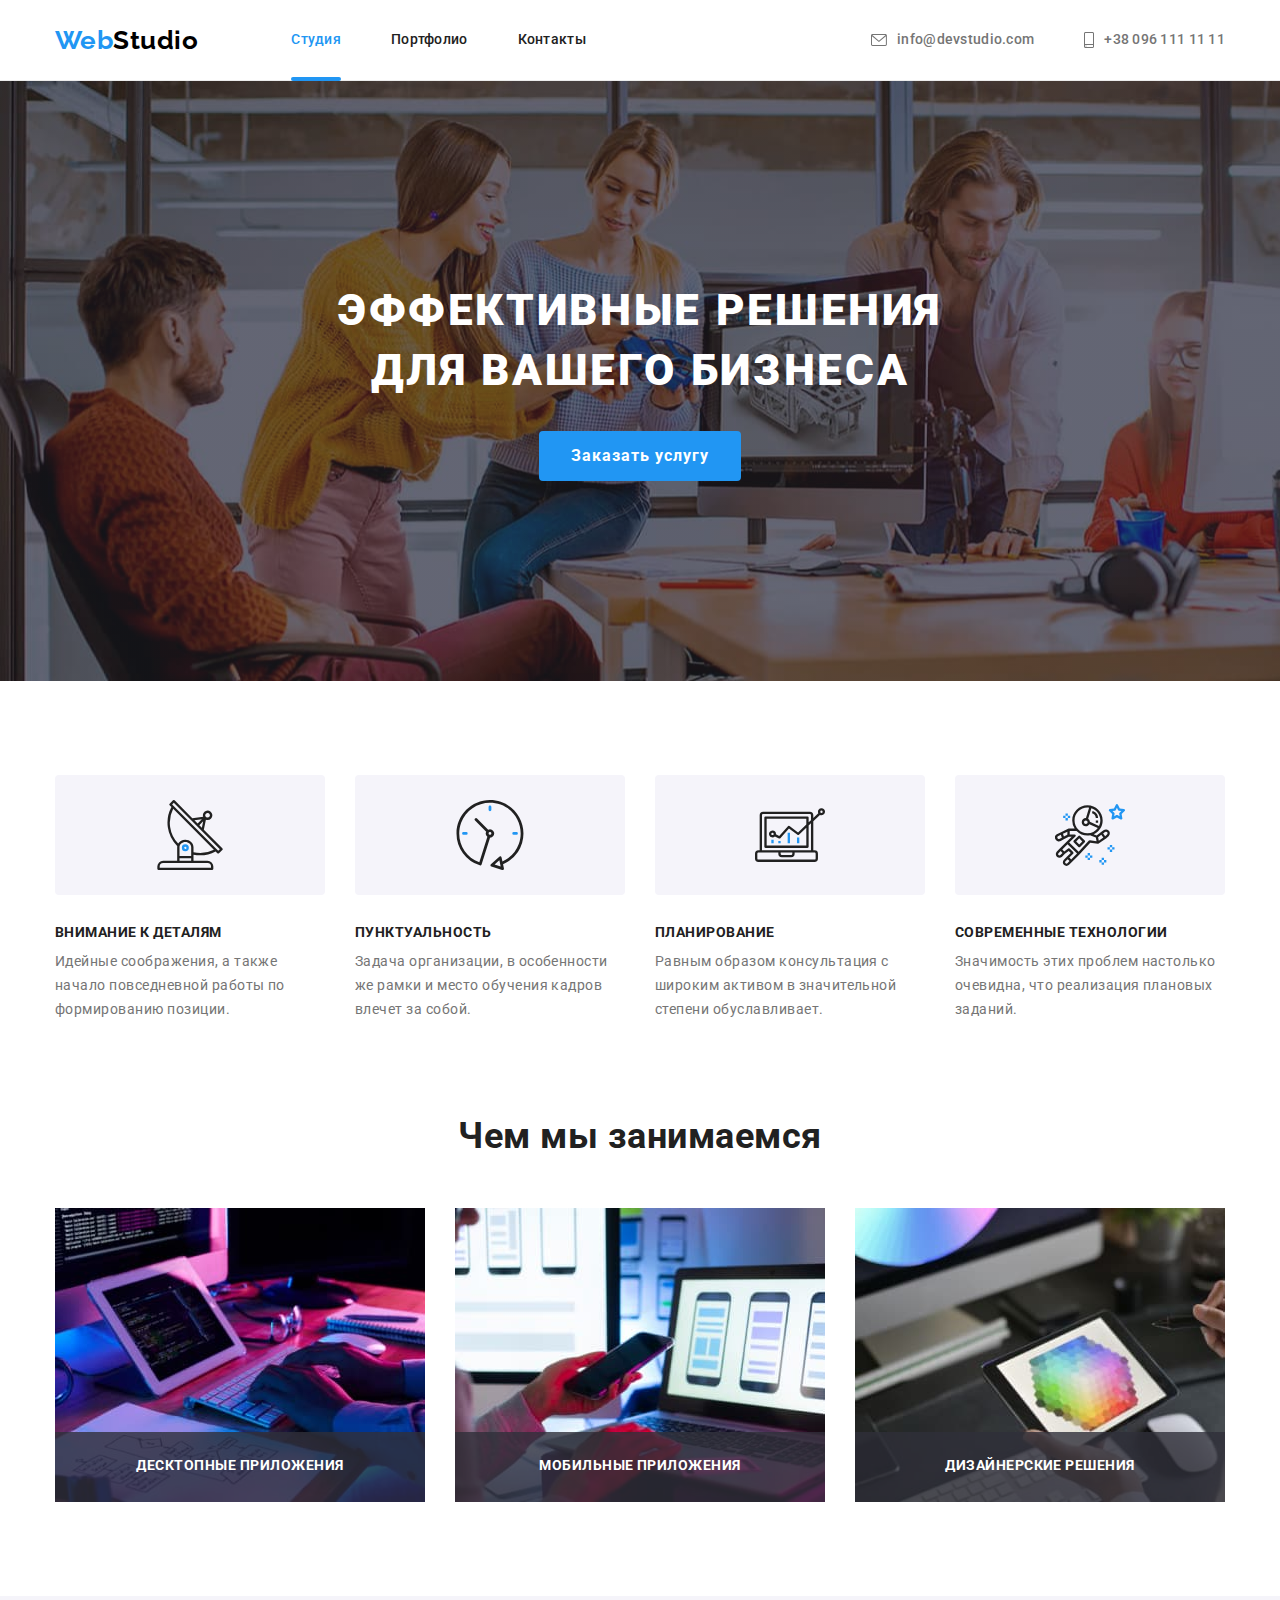
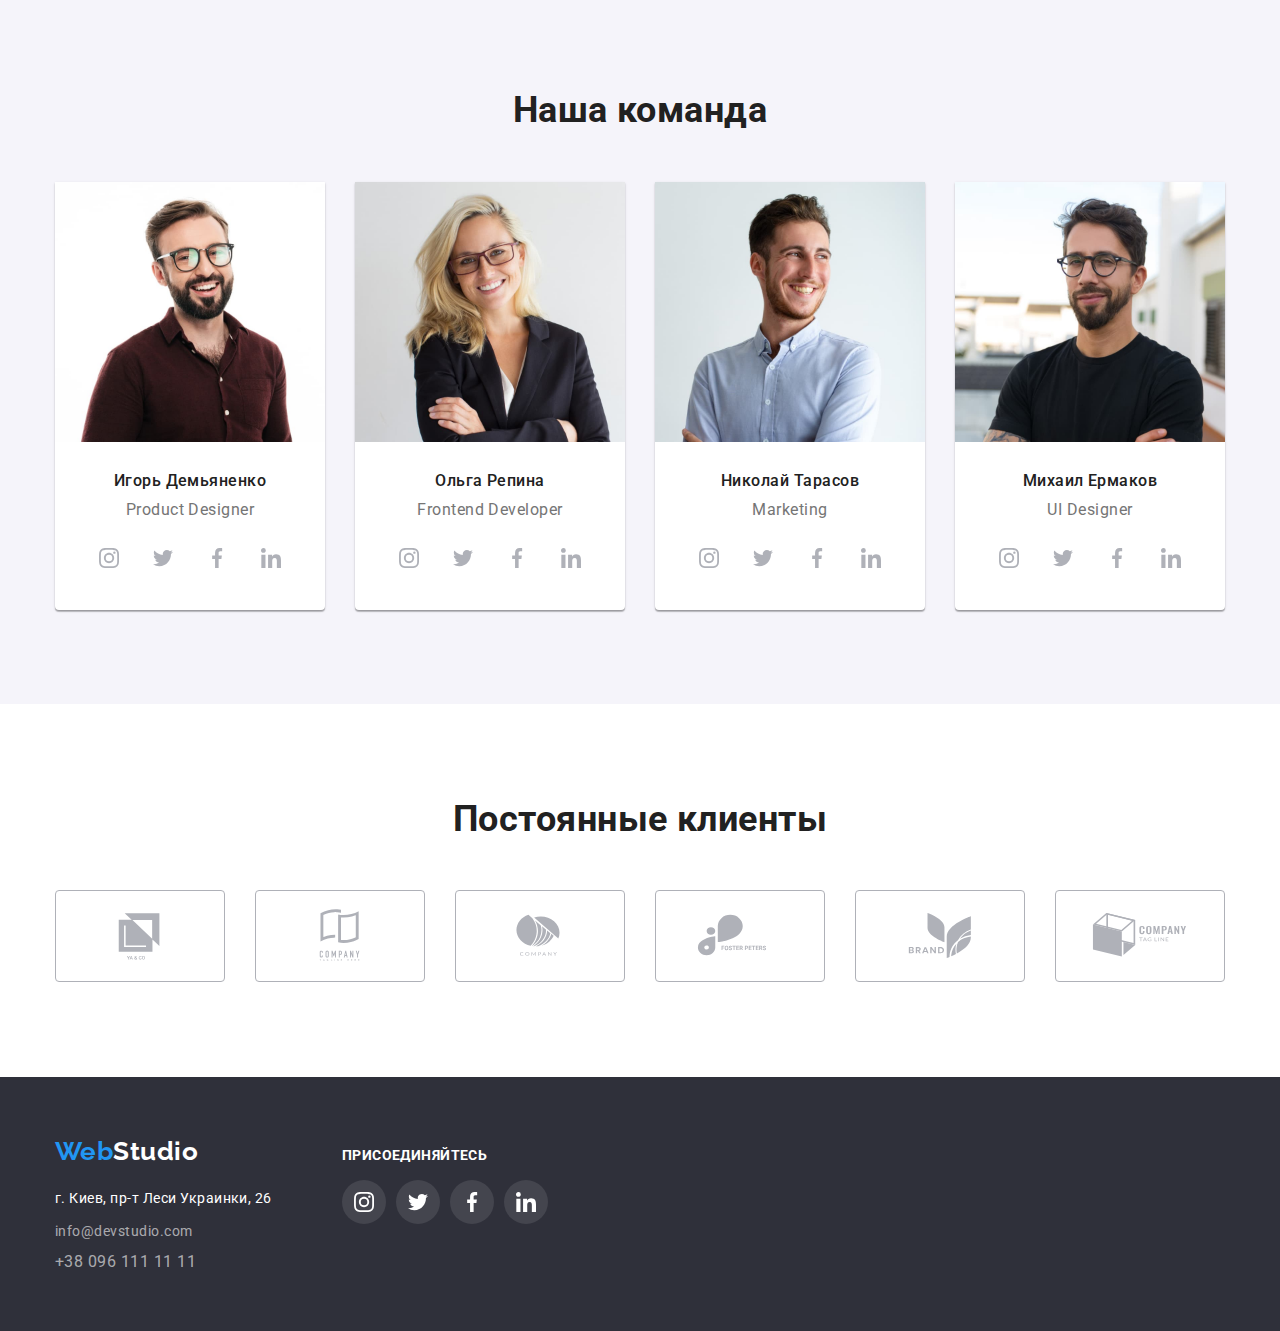
<file: index.html>
<!DOCTYPE html>
<html lang="en">

<head>
    <meta charset="UTF-8" />
    <meta http-equiv="X-UA-Compatible" content="IE=edge" />
    <meta name="viewport" content="width=device-width, initial-scale=1.0" />
    <link rel="preconnect" href="https://fonts.googleapis.com">
    <link rel="preconnect" href="https://fonts.gstatic.com" crossorigin>
    <link href="https://fonts.googleapis.com/css2?family=Raleway:wght@700&family=Roboto:wght@400;500;700;900&display=swap"
        rel="stylesheet">
    <link rel="stylesheet" href="https://cdnjs.cloudflare.com/ajax/libs/modern-normalize/1.1.0/modern-normalize.min.css">
    <link rel="stylesheet" href="./css/styles.css">
    <title>WebStudio</title>
</head>

<body>
    <header class="header">
        <div class="container header-cont">
            <nav class="main-nav">
                <a href="#" class="logo">
                    <span class="logo-color">Web</span>Studio
                </a>
                <ul class="site-nav list">
                    <li class="site-nav-list"> 
                        <a class="link current" href="#">Студия</a>
                    </li>
                    <li class="site-nav-list">
                        <a class="link" href="./portfolio.html">Портфолио</a>
                    </li>
                    <li class="site-nav-list">
                        <a class="link" href="#">Контакты</a>
                    </li>
                </ul>
            </nav>
                <ul class="site-nav">
                    <li class="site-nav-list">
                        <a class="link-nav" href="mailto:info@devstudio.com">
                            <svg  class="site-nav-icon"  width="16" height="12">
                                <use href="./images/svg-sprite/symbol-defs.svg#icon-envelope"></use>
                            </svg>
                            info@devstudio.com
                        </a>
                    </li>
                    <li class="site-nav-list"> 
                        <a class="link-nav" href="tel:+380961111111">
                            <svg class="site-nav-sph" width="16" height="12">
                                <use href="./images/svg-sprite/symbol-defs.svg#icon-phone"></use>
                            </svg>
                            +38 096 111 11 11
                        </a>
                    </li>
                </ul>
        </div>
        <div class="backdrop is-hidden" data-modal>
            <div class="modal">
                <button class="backdrop-button" type="button" data-modal-close>
                    <svg width="18" height="18">
                        <use href="./images/svg-sprite/symbol-defs.svg#icon-close-black-18" ></use>
                    </svg>
                </button>
            </div>
        </div>
    </header>

    <!-- Блок герой -->
    <main>
        <section class="hero">
            <div class="container">
                <h1 class="hero-title" >Эффективные решения<br> для вашего бизнеса</h1>
                <div class="button-hero">
                    <button class="button" type="button" data-modal-open>Заказать услугу</button>
                </div>
            </div>
        </section>

        <!-- Наши предложения -->
        <section class="offers">
            <div class="container">
                <h2 class="visually-hidden">Наши предложения</h2> 
                <ul class="offers-list-title">
                    <li class="offers-list-nav icon-antenna">
                        <div class="icon-list" >
                            <svg class="" width="70" height="70">
                                <use href="./images/svg-sprite/symbol-defs.svg#icon-antenna-1"></use>
                            </svg>
                        </div>
                        <h3 class="offers-container-list">ВНИМАНИЕ К ДЕТАЛЯМ</h3> 
                        <p class="offers-list">
                            Идейные соображения, а также начало повседневной работы по
                            формированию позиции.
                        </p>
                    </li>
                    <li class="offers-list-nav icon-clock">
                        <div class="icon-list">
                            <svg class="" width="70" height="70">
                                <use href="./images/svg-sprite/symbol-defs.svg#icon-clock-1"></use>
                            </svg>
                        </div>
                        <h3 class="offers-container-list">ПУНКТУАЛЬНОСТЬ</h3>
                        <p class="offers-list">
                            Задача организации, в особенности же рамки и место обучения кадров
                            влечет за собой.
                        </p>
                    </li>
                    <li class="offers-list-nav icon-diagram">
                        <div class="icon-list">
                            <svg class="" width="70" height="70">
                                <use href="./images/svg-sprite/symbol-defs.svg#icon-diagram-1"></use>
                            </svg>
                        </div>
                        <h3 class="offers-container-list">ПЛАНИРОВАНИЕ</h3>
                        <p class="offers-list">
                            Равным образом консультация с широким активом в значительной
                            степени обуславливает.
                        </p>
                    </li>
                    <li class="offers-list-nav icon-astronaut">
                        <div class="icon-list">
                            <svg class="" width="70" height="70">
                                <use href="./images/svg-sprite/symbol-defs.svg#icon-astronaut-1"></use>
                            </svg>
                        </div>
                        <h3 class="offers-container-list">СОВРЕМЕННЫЕ ТЕХНОЛОГИИ</h3>
                        <p class="offers-list">
                            Значимость этих проблем настолько очевидна, что реализация
                            плановых заданий.
                        </p>
                    </li>
                </ul>
            </div>
        </section>

        <!-- Блок нашей работы -->
        <section class="works">
            <div class="container">
                <h2 class="works-title">Чем мы занимаемся</h2>
                <ul class="list-works">
                    <li class="list-works-img">
                        <img class="works-img" src="./images/boxasq.jpg" width="370" alt="Рабочий процес 1" />
                        <div class="works-img-block">
                            <h3 class="works-img-text">Десктопные приложения</h3>
                        </div>
                    </li>
                    <li class="list-works-img">
                        <img class="works-img" src="./images/boxbsq.jpg" width="370" alt="Рабочий процес 2" />
                        <div class="works-img-block">
                            <h3 class="works-img-text">Мобильные приложения</h3>
                        </div>
                    </li>
                    <li class="list-works-img">
                        <img class="works-img" src="./images/boxcsq.jpg" width="370" alt="Рабочий процес 3" />
                        <div class="works-img-block">
                            <h3 class="works-img-text">Дизайнерские решения</h3>
                        </div>
                    </li>
                </ul>
            </div>
        </section>

        <!-- Наша команда -->
        <section class="teams">
            <div class="container">
                    <h2 class="teams-title">Наша команда</h2>
                    <ul class="list-teams">
                        <li class="list-teams-border">
                            <img class="teams-img" src="./images/teamasq.jpg" width="270" alt="Команда 1" />
                            <div class="teams-np">
                                <h3 class="teams-name">Игорь Демьяненко</h3>
                                <p class="teams-person">Product Designer</p>
                                <ul class="team-icon">
                                    <li class="teams-list">
                                        <a class="teams-a" href="#">
                                            <svg class="icon" width="20" height="20">
                                                <use href="./images/svg-sprite/symbol-defs.svg#icon-instagram-2"></use>
                                            </svg>
                                        </a>
                                    </li>
                                    <li class="teams-list">
                                        <a class="teams-a" href="#">
                                            <svg class="icon" width="20" height="20">
                                                <use href="./images/svg-sprite/symbol-defs.svg#icon-twitter-1"></use>
                                            </svg>
                                        </a>
                                    </li>
                                    <li class="teams-list">
                                        <a class="teams-a" href="#">
                                            <svg class="icon" width="20" height="20">
                                                <use href="./images/svg-sprite/symbol-defs.svg#icon-facebook-1"></use>
                                            </svg>
                                        </a>
                                    </li>
                                    <li class="teams-list">
                                        <a class="teams-a" href="#">
                                            <svg class="icon" width="20" height="20">
                                                <use href="./images/svg-sprite/symbol-defs.svg#icon-linkedin-1"></use>
                                            </svg>
                                        </a>
                                    </li>
                                </ul>   
                            </div>
                        </li>
                        <li class="list-teams-border">
                            <img class="teams-img" src="./images/teambsq.jpg" width="270" alt="Команда 2" />
                            <div class="teams-np">
                                <h3 class="teams-name">Ольга Репина</h3>
                                <p class="teams-person">Frontend Developer</p>
                                <ul class="team-icon">
                                    <li class="teams-list">
                                        <a class="teams-a" href="#">
                                            <svg class="icon" width="20" height="20">
                                                <use href="./images/svg-sprite/symbol-defs.svg#icon-instagram-2"></use>
                                            </svg>
                                        </a>
                                    </li>
                                    <li class="teams-list">
                                        <a class="teams-a" href="#">
                                            <svg class="icon" width="20" height="20">
                                                <use href="./images/svg-sprite/symbol-defs.svg#icon-twitter-1"></use>
                                            </svg>
                                        </a>
                                    </li>
                                    <li class="teams-list">
                                        <a class="teams-a" href="#">
                                            <svg class="icon" width="20" height="20">
                                                <use href="./images/svg-sprite/symbol-defs.svg#icon-facebook-1"></use>
                                            </svg>
                                        </a>
                                    </li>
                                    <li class="teams-list">
                                        <a class="teams-a" href="#">
                                            <svg class="icon" width="20" height="20">
                                                <use href="./images/svg-sprite/symbol-defs.svg#icon-linkedin-1"></use>
                                            </svg>
                                        </a>
                                    </li>
                                </ul>
                            </div>
                        </li>
                        <li class="list-teams-border"> 
                            <img class="teams-img" src="./images/teamcsq.jpg" width="270" alt="Команда 3" />
                            <div class="teams-np">
                                <h3 class="teams-name">Николай Тарасов</h3>
                                <p class="teams-person">Marketing</p>
                                <ul class="team-icon">
                                    <li class="teams-list">
                                        <a class="teams-a" href="#">
                                            <svg class="icon" width="20" height="20">
                                                <use href="./images/svg-sprite/symbol-defs.svg#icon-instagram-2"></use>
                                            </svg>
                                        </a>
                                    </li>
                                    <li class="teams-list">
                                        <a class="teams-a" href="#">
                                            <svg class="icon" width="20" height="20">
                                                <use href="./images/svg-sprite/symbol-defs.svg#icon-twitter-1"></use>
                                            </svg>
                                        </a>
                                    </li>
                                    <li class="teams-list">
                                        <a class="teams-a" href="#">
                                            <svg class="icon" width="20" height="20">
                                                <use href="./images/svg-sprite/symbol-defs.svg#icon-facebook-1"></use>
                                            </svg>
                                        </a>
                                    </li>
                                    <li class="teams-list">
                                        <a class="teams-a" href="#">
                                            <svg class="icon" width="20" height="20">
                                                <use href="./images/svg-sprite/symbol-defs.svg#icon-linkedin-1"></use>
                                            </svg>
                                        </a>
                                    </li>
                                </ul>
                            </div>
                        </li>
                        <li class="list-teams-border">
                            <img class="teams-img" src="./images/teamdsq.jpg" width="270" alt="Команда 4" />
                            <div class="teams-np">
                                <h3 class="teams-name">Михаил Ермаков</h3>
                                <p class="teams-person">UI Designer</p>
                                <ul class="team-icon">
                                    <li class="teams-list">
                                        <a class="teams-a" href="#">
                                            <svg class="icon" width="20" height="20">
                                                <use href="./images/svg-sprite/symbol-defs.svg#icon-instagram-2"></use>
                                            </svg>
                                        </a>
                                    </li>
                                    <li class="teams-list">
                                        <a class="teams-a" href="#">
                                            <svg class="icon" width="20" height="20">
                                                <use href="./images/svg-sprite/symbol-defs.svg#icon-twitter-1"></use>
                                            </svg>
                                        </a>
                                    </li>
                                    <li class="teams-list">
                                        <a class="teams-a" href="#">
                                            <svg class="icon" width="20" height="20">
                                                <use href="./images/svg-sprite/symbol-defs.svg#icon-facebook-1"></use>
                                            </svg>
                                        </a>
                                    </li>
                                    <li class="teams-list">
                                        <a class="teams-a" href="#">
                                            <svg class="icon" width="20" height="20">
                                                <use href="./images/svg-sprite/symbol-defs.svg#icon-linkedin-1"></use>
                                            </svg>
                                        </a>
                                    </li>
                                </ul>
                            </div>
                        </li>
                    </ul>
            </div>
        </section>
        
        <!-- Постоянные клиенты -->
        <section class="customers">
            <div class="container">
                <h2 class="customers-title">Постоянные клиенты</h2>
                <ul class="customers-title-list">
                    <li class="customers-list">
                        <a class="customers-a" href="#">
                            <svg class="customers-list-a" width="106" height="60">
                                <use href="./images/svg-sprite/symbol-defs.svg#icon-Client-1"></use>
                            </svg>
                        </a>
                    </li>
                    <li class="customers-list">
                        <a class="customers-a" href="#">
                            <svg class="customers-list-a" width="106" height="60">
                                <use href="./images/svg-sprite/symbol-defs.svg#icon-Client-2"></use>
                            </svg>
                        </a>
                    </li>
                    <li class="customers-list">
                        <a class="customers-a" href="#">
                            <svg class="customers-list-a" width="106" height="60">
                                <use href="./images/svg-sprite/symbol-defs.svg#icon-Client-3"></use>
                            </svg>
                        </a>
                    </li>
                    <li class="customers-list">
                        <a class="customers-a" href="#">
                            <svg class="customers-list-a" width="106" height="60">
                                <use href="./images/svg-sprite/symbol-defs.svg#icon-Client-4"></use>
                            </svg>
                        </a>
                    </li>
                    <li class="customers-list">
                        <a class="customers-a" href="#">
                            <svg class="customers-list-a" width="106" height="60">
                                <use href="./images/svg-sprite/symbol-defs.svg#icon-Client-5"></use>
                            </svg>
                        </a>
                    </li>
                    <li class="customers-list">
                        <a class="customers-a" href="#">
                            <svg class="customers-list-a" width="106" height="60">
                                <use href="./images/svg-sprite/symbol-defs.svg#icon-Client-6"></use>
                            </svg>
                        </a>
                    </li>
                </ul>
            </div>
        </section>
    </main>

    <!-- Подвал -->
    <footer class="footer">
        <div class="container footer-list">
            <div>
                <a class="logo-footer" href="#">
                    <span class="logo-color">Web</span><span class="logo-color-second">Studio</span>
                </a>
                <address class="footer-address">
                    <p class="footer-nav">г. Киев, пр-т Леси Украинки, 26</p>
                    <ul class="list-footer">
                        <li class="footer-nav">
                            <a class="footer-nav-i" href="mailto:info@devstudio.com">info@devstudio.com</a>
                        </li>
                        <li>
                            <a class="footer-nav-i" href="tel:+380961111111">+38 096 111 11 11</a>
                        </li>
                    </ul>
                </address>
            </div>
            <div class="footer-icon">
                <h2>присоединяйтесь</h2>
                <ul class="team-icon">
                    <li class="teams-list">
                        <a class="teams-a teams-icon" href="#">
                            <svg class="icon-svg" width="20" height="20">
                                <use href="./images/svg-sprite/symbol-defs.svg#icon-instagram-2"></use>
                            </svg>
                        </a>
                    </li>
                    <li class="teams-list">
                        <a class="teams-a teams-icon" href="#">
                            <svg class="icon-svg" width="20" height="20">
                                <use href="./images/svg-sprite/symbol-defs.svg#icon-twitter-1"></use>
                            </svg>
                        </a>
                    </li>
                    <li class="teams-list">
                        <a class="teams-a teams-icon" href="#">
                            <svg class="icon-svg" width="20" height="20">
                                <use href="./images/svg-sprite/symbol-defs.svg#icon-facebook-1"></use>
                            </svg>
                        </a>
                    </li>
                    <li class="teams-list">
                        <a class="teams-a teams-icon" href="#">
                            <svg class="icon-svg" width="20" height="20">
                                <use href="./images/svg-sprite/symbol-defs.svg#icon-linkedin-1"></use>
                            </svg>
                        </a>
                    </li>
                </ul>
            </div>
        </div>
    </footer>
    <script src="./js/modal.js"></script>
</body>
</html>
</file>
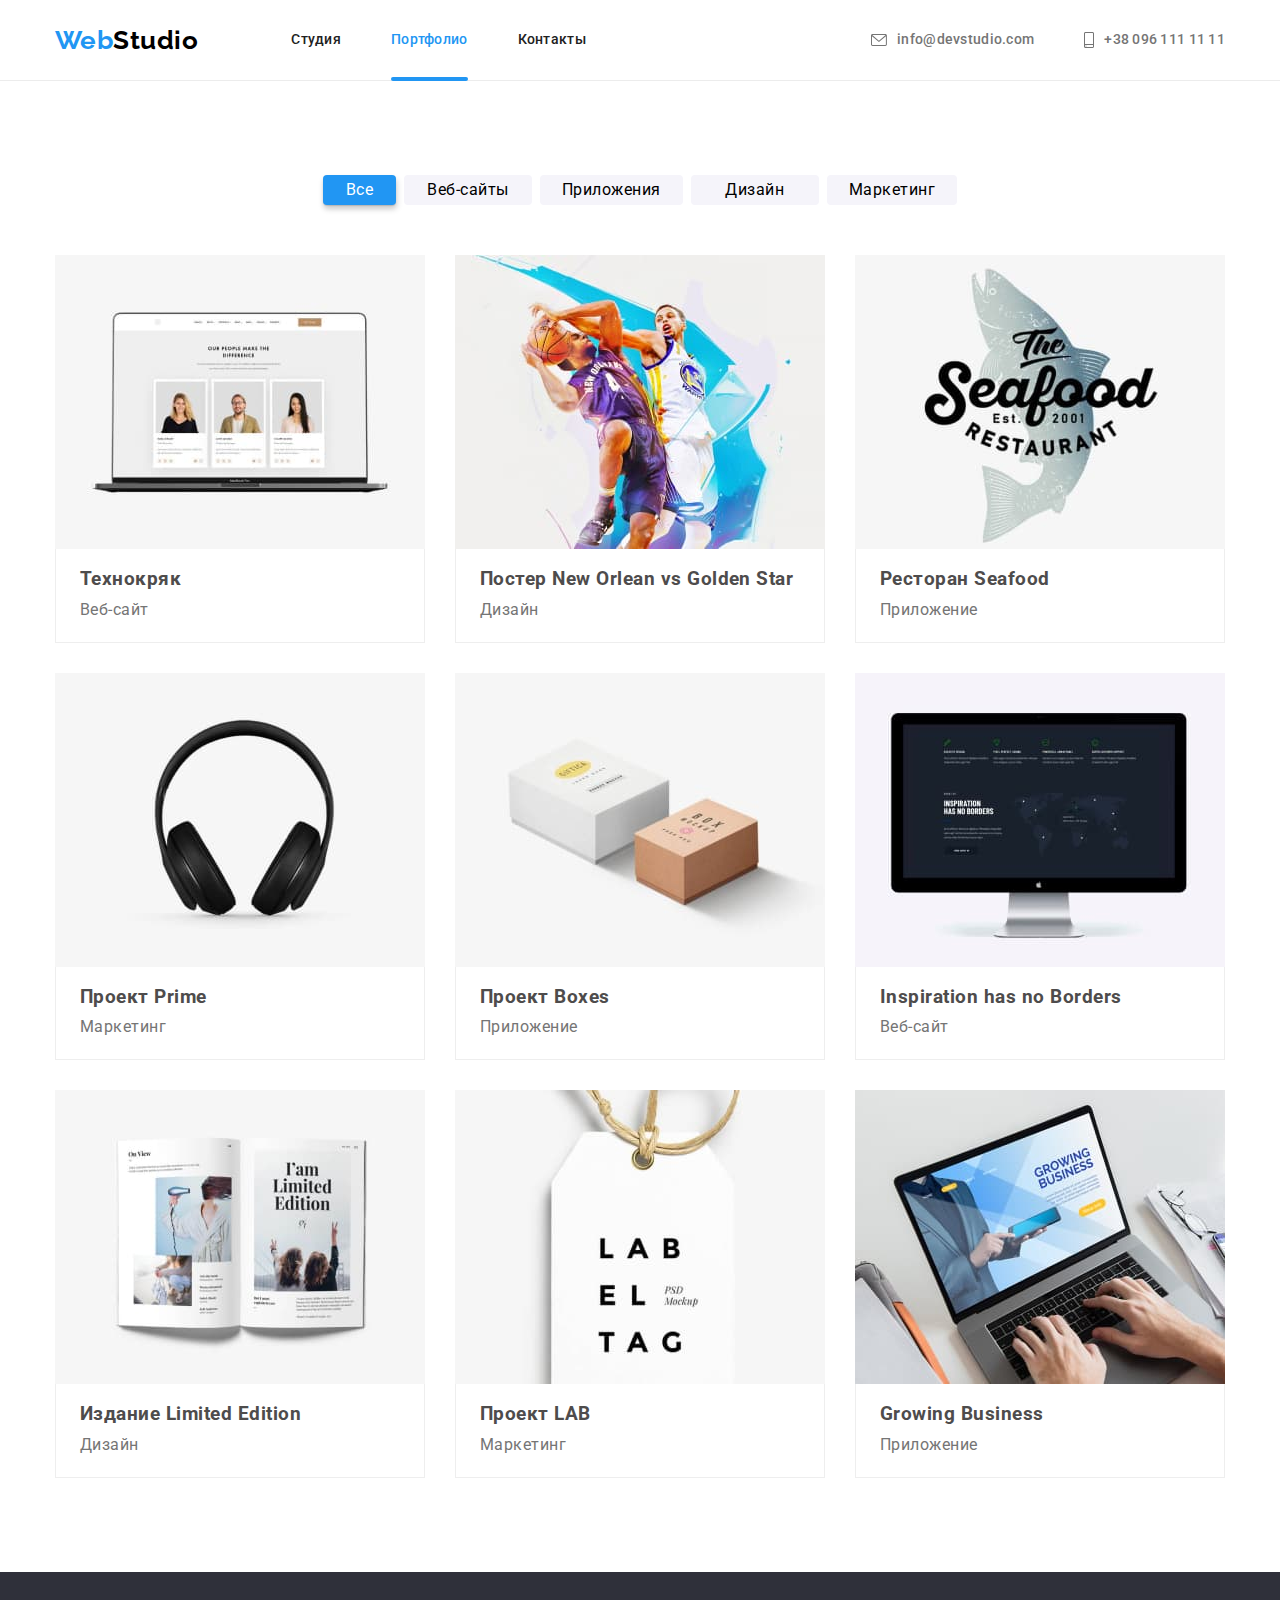
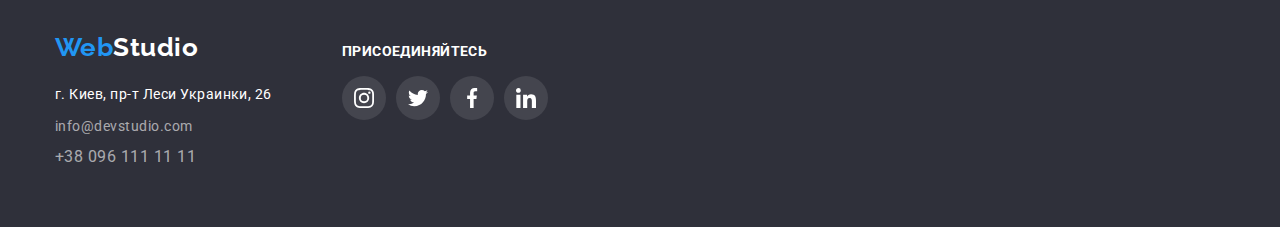
<file: portfolio.html>
<!DOCTYPE html>
<html lang="en">

<head>
    <meta charset="UTF-8" />
    <meta http-equiv="X-UA-Compatible" content="IE=edge" />
    <meta name="viewport" content="width=device-width, initial-scale=1.0" />
    <link rel="preconnect" href="https://fonts.googleapis.com">
    <link rel="preconnect" href="https://fonts.gstatic.com" crossorigin>
    <link href="https://fonts.googleapis.com/css2?family=Raleway:wght@700&family=Roboto:wght@400;500;700;900&display=swap"
          rel="stylesheet">
    <link rel="stylesheet" href="https://cdnjs.cloudflare.com/ajax/libs/modern-normalize/1.1.0/modern-normalize.min.css">
    <link rel="stylesheet" href="./css/styles.css">
    <title>Portfolio</title>
</head>

<body>
    <header class="header-portfolio">
        <div class="container header-cont">
            <nav class="main-nav">
                <a href="#" class="logo">
                    <span class="logo-color">Web</span>Studio
                </a>
                <ul class="site-nav list">
                    <li class="site-nav-list">
                        <a class="link" href="./index.html">Студия</a>
                    </li>
                    <li class="site-nav-list">
                        <a class="link current" href="#">Портфолио</a>
                    </li>
                    <li class="site-nav-list" >
                        <a class="link" href="#">Контакты</a>
                    </li>
                </ul>
            </nav>
                <ul class="site-nav">
                    <li class="site-nav-list">
                        <a class="link-nav" href="mailto:info@devstudio.com">
                            <svg class="site-nav-icon">
                                <use href="./images/svg-sprite/symbol-defs.svg#icon-envelope"></use>
                            </svg>
                            info@devstudio.com
                        </a>
                    </li>
                    <li class="site-nav-list">
                        <a class="link-nav" href="tel:+380961111111">
                            <svg class="site-nav-sph">
                                <use href="./images/svg-sprite/symbol-defs.svg#icon-phone"></use>
                            </svg>
                            +38 096 111 11 11
                        </a>
                    </li>
                </ul>
        </div>
    </header>

    <!-- Блок герой -->
    <main>
        <section class="hero-portfolio">
            <div class="container">
                <h1 class="visually-hidden">Проекты</h1>
                    <ul class="list-hero">
                        <li class="list-buttom">
                            <button class="button-portfolio-first" type="button" >Все</button>
                        </li>
                        <li class="list-buttom">
                            <button class="button-portfolio" type="button" >Веб-сайты</button>
                        </li>
                        <li class="list-buttom">
                            <button  class="button-portfolio" type="button">Приложения</button>
                        </li>
                        <li class="list-buttom">
                            <button  class="button-portfolio" type="button">Дизайн</button>
                        </li>
                        <li class="list-buttom">
                            <button class="button-portfolio" type="button" >Маркетинг</button>
                        </li>
                    </ul>
                <ul class="list link-li">
                    <li class="list-link-li">
                        <a class="list-link" href="#">
                            <div class="product-link">
                                <img class="list-link-img" src="./images/portfolio/img.jpg" width="370" alt="Technokrayk">
                                    <div class="list-link-div">
                                        <p class="product-paragraph">Технокряк это современная площадка распространения коронавируса. Компании используют эту платформу для цифрового
                                        шпионажа и атак на защищённые сервера конкурентов.</p>
                                    </div>
                            </div>
                            <div class="list-link-hp">
                                <h3 class="list-name">Технокряк</h3> 
                                <p class="list-project">Веб-сайт</p>
                            </div>
                        </a>
                    </li>
                    <li class="list-link-li">
                        <a class="list-link" href="#">
                            <div class="product-link">
                                <img class="list-link-img" src="./images/portfolio/Group1.jpg" width="370" alt="New Orlean">
                                    <div class="list-link-div">
                                        <p class="product-paragraph">Технокряк это современная площадка распространения коронавируса. Компании используют
                                            эту платформу для цифрового шпионажа и атак на защищённые сервера конкурентов.</p>
                                    </div>
                            </div>
                            <div class="list-link-hp">
                                <h3 class="list-name">Постер New Orlean vs Golden Star</h3>
                                <p class="list-project">Дизайн</p>
                            </div>
                        </a>
                    </li>
                    <li class="list-link-li">
                        <a class="list-link" href="#">
                            <div class="product-link">
                                <img class="list-link-img" src="./images/portfolio/img1.jpg" width="370" alt="Seafood">
                                    <div class="list-link-div">
                                        <p class="product-paragraph">Технокряк это современная площадка распространения коронавируса. Компании используют
                                            эту платформу для цифрового шпионажа и атак на защищённые сервера конкурентов.</p>
                                    </div>
                            </div>
                            <div class="list-link-hp">
                                <h3 class="list-name">Ресторан Seafood</h3>
                                <p class="list-project">Приложение</p>
                            </div>
                        </a>
                    </li>
                    <li class="list-link-li">
                        <a class="list-link" href="#">
                            <div class="product-link">
                                <img class="list-link-img" src="./images/portfolio/img2-3.jpg" width="370" alt="Prime">
                                    <div class="list-link-div">
                                        <p class="product-paragraph">Технокряк это современная площадка распространения коронавируса. Компании используют
                                            эту платформу для цифрового шпионажа и атак на защищённые сервера конкурентов.</p>
                                    </div>
                            </div>
                            <div class="list-link-hp">
                                <h3 class="list-name">Проект Prime</h3>
                                <p class="list-project">Маркетинг</p>
                            </div>
                        </a>
                    </li>
                    <li class="list-link-li">
                        <a class="list-link" href="#">
                            <div class="product-link">
                                <img class="list-link-img" src="./images/portfolio/img2-4.jpg" width="370" alt="Boxes">
                                    <div class="list-link-div">
                                        <p class="product-paragraph">Технокряк это современная площадка распространения коронавируса. Компании используют
                                            эту платформу для цифрового шпионажа и атак на защищённые сервера конкурентов.</p>
                                    </div>
                            </div>
                            <div class="list-link-hp">
                                <h3 class="list-name">Проект Boxes</h3>
                                <p class="list-project">Приложение</p>
                            </div>
                        </a>
                    </li>
                    <li class="list-link-li">
                        <a class="list-link" href="#">
                            <div class="product-link">
                                <img class="list-link-img" src="./images/portfolio/img2-5.jpg" width="370" alt="Borders">
                                    <div class="list-link-div">
                                        <p class="product-paragraph">Технокряк это современная площадка распространения коронавируса. Компании используют
                                            эту платформу для цифрового шпионажа и атак на защищённые сервера конкурентов.</p>
                                    </div>
                            </div>
                            <div class="list-link-hp">
                                <h3 class="list-name">Inspiration has no Borders</h3>
                                <p class="list-project">Веб-сайт</p>
                            </div>
                        </a>
                    </li>
                    <li class="list-link-li">
                        <a class="list-link" href="#">
                            <div class="product-link">
                                <img class="list-link-img" src="./images/portfolio/img3-1.jpg" width="370" alt="Limited Edition">
                                    <div class="list-link-div">
                                        <p class="product-paragraph">Технокряк это современная площадка распространения коронавируса. Компании используют
                                            эту платформу для цифрового шпионажа и атак на защищённые сервера конкурентов.</p>
                                    </div>
                            </div>
                            <div class="list-link-hp">
                                <h3 class="list-name">Издание Limited Edition</h3>
                                <p class="list-project">Дизайн</p>
                            </div>
                        </a>
                    </li>
                    <li class="list-link-li">
                        <a class="list-link" href="#">
                            <div class="product-link">
                                <img class="list-link-img" src="./images/portfolio/img3-2.jpg" width="370" alt="Project   LAB">
                                    <div class="list-link-div">
                                        <p class="product-paragraph">Технокряк это современная площадка распространения коронавируса. Компании используют
                                            эту платформу для цифрового шпионажа и атак на защищённые сервера конкурентов.</p>
                                    </div>
                            </div>
                            <div class="list-link-hp">
                                <h3 class="list-name">Проект LAB</h3>
                                <p class="list-project">Маркетинг</p>
                            </div>
                        </a>
                    </li>
                    <li class="list-link-li">
                        <a class="list-link" href="#">
                            <div class="product-link">
                                <img class="list-link-img" src="./images/portfolio/img3-3.jpg" width="370" alt="Growing Business">
                                    <div class="list-link-div">
                                        <p class="product-paragraph">Технокряк это современная площадка распространения коронавируса. Компании используют
                                            эту платформу для цифрового шпионажа и атак на защищённые сервера конкурентов.</p>
                                    </div>
                            </div>
                            <div class="list-link-hp">
                                <h3 class="list-name">Growing Business</h3>
                                <p class="list-project">Приложение</p>
                            </div>
                        </a>
                    </li>
                </ul>
            </div>
        </section>
    </main>

    <!-- Подвал -->
    <footer class="footer">
        <div class="container footer-list">
            <div>
                <a href="#" class="logo">
                    <span class="logo-color">Web</span><span class="logo-color-second">Studio</span>
                </a>
                <address class="footer-address">
                    <p class="footer-nav">г. Киев, пр-т Леси Украинки, 26</p>
                    <ul class="list-footer">
                        <li class="footer-nav">
                            <a class="footer-nav-i" href="mailto:info@devstudio.com">info@devstudio.com</a>
                        </li>
                        <li>
                            <a class="footer-nav-i" href="tel:+380961111111">+38 096 111 11 11</a>
                        </li>
                    </ul>
                </address>
            </div>
            <div class="footer-icon">
                <h2>присоединяйтесь</h2>
                <ul class="team-icon">
                    <li class="teams-list">
                        <a class="teams-a teams-icon" href="#">
                            <svg class="icon-svg" width="20" height="20">
                                <use href="./images/svg-sprite/symbol-defs.svg#icon-instagram-2"></use>
                            </svg>
                        </a>
                    </li>
                    <li class="teams-list">
                        <a class="teams-a teams-icon" href="#">
                            <svg class="icon-svg" width="20" height="20">
                                <use href="./images/svg-sprite/symbol-defs.svg#icon-twitter-1"></use>
                            </svg>
                        </a>
                    </li>
                    <li class="teams-list">
                        <a class="teams-a teams-icon" href="#">
                            <svg class="icon-svg" width="20" height="20">
                                <use href="./images/svg-sprite/symbol-defs.svg#icon-facebook-1"></use>
                            </svg>
                        </a>
                    </li>
                    <li class="teams-list">
                        <a class="teams-a teams-icon" href="#">
                            <svg class="icon-svg" width="20" height="20">
                                <use href="./images/svg-sprite/symbol-defs.svg#icon-linkedin-1"></use>
                            </svg>
                        </a>
                    </li>
                </ul>
            </div>
        </div>
    </footer>
</body>
</html>
</file>
<file: css/styles.css>
/* Цвет основного текста #212121 */
/* Вторичный цвет #757575 */

/* Белый #FFFFFF */
/* Акцент #2196F3 */

/* Вторичный цвет фона #E5E5E5 */

:root {
  --primary-white-color: #ffffff;
  --primary-text-color: #212121;
  --title-text-color: #000000;
  --class-offers-works: #e5e5e5;
  --accent-color: #2196f3;
  --section-hero: #2f303a;
  --section-teams-button: #f5f4fa;
}

body {
  background-color: var(--primary-white-color);
  color: var(--primary-text-color);
  font-family: Roboto, sans-serif;
  letter-spacing: 0.03em;
}

.container {
  margin-left: auto;
  margin-right: auto;
  width: 1200px;
  padding: 0 15px;
}

.visually-hidden {
  position: absolute;
  width: 1px;
  height: 1px;
  margin: -1px;
  border: 0;
  padding: 0;

  white-space: nowrap;
  clip-path: inset(100%);
  clip: rect(0 0 0 0);
  overflow: hidden;
}

img {
  display: block;
}

/* Header */

.backdrop {
  z-index: 888;
  position: fixed;
  top: 0;
  left: 0;
  width: 100%;
  height: 100%;
  background-color: rgba(0, 0, 0, 0.2);
  opacity: 1;
  visibility: visible;
  transition: opacity 250ms cubic-bezier(0.4, 0, 0.2, 1),
    visibility 250ms cubic-bezier(0.4, 0, 0.2, 1);
}

.backdrop.is-hidden {
  visibility: hidden;
  opacity: 0;
  pointer-events: none;
}

.backdrop.is-hidden .modal {
  transform: translate(-50%, -50%) scale(0.9);
}

.modal {
  position: absolute;
  top: 50%;
  left: 50%;

  min-height: 528px;
  min-width: 581px;
  padding: 15px;
  background-color: #ffffff;

  box-shadow: 0px 1px 3px rgba(0, 0, 0, 0.12), 0px 1px 1px rgba(0, 0, 0, 0.14),
    0px 2px 1px rgba(0, 0, 0, 0.2);
  border-radius: 4px;

  transform: translate(-50%, -50%) scale(1);
  transition: transform 250ms cubic-bezier(0.4, 0, 0.2, 1);
}

.backdrop-button {
  position: absolute;
  top: 0;
  right: 0;
  margin: 8px 8px 0 0;
  padding: 6px;
  border: 1px solid rgba(0, 0, 0, 0.1);
  border-radius: 50%;
  background-color: var(--primary-white-color);
  display: flex;
  justify-content: center;
  align-items: center;
  cursor: pointer;
  width: 30px;
  height: 30px;
}

.header,
.header-portfolio {
  border-bottom-width: 1px;
  border-bottom-style: solid;
  border-bottom-color: #ececec;
}

/* Logo */
.logo {
  color: var(--title-text-color);
  font-family: Raleway, sans-serif;
  text-decoration: none;

  font-weight: 700;
  font-size: 26px;
  line-height: 1.19;
  display: flex;
}

.logo-color {
  color: var(--accent-color);
  font-size: 26px;
}

.site-nav-list {
  position: relative;
  margin-right: 50px;
}

.site-nav-list:last-child {
  margin-right: 0;
}

.main-nav {
  display: flex;
  align-items: center;
}

.site-nav {
  color: var(--title-text-color);

  font-weight: 500;
  font-size: 14px;
  line-height: 1.14;
  letter-spacing: 0.02em;

  list-style: none;
  padding: 0;
  margin-top: 0;
  margin-bottom: 0;
}

.site-nav .link:hover,
.site-nav .link:focus,
.site-nav .link.current {
  color: var(--accent-color);
}

.link {
  transition: color 250ms cubic-bezier(0.4, 0, 0.2, 1);
}
.link-nav {
  transition: color 250ms cubic-bezier(0.4, 0, 0.2, 1);
}

.current::after {
  content: "";
  position: absolute;
  display: block;
  width: 100%;
  height: 4px;
  background-color: var(--accent-color);
  left: 0;
  bottom: 0;
  border-radius: 2px;
  bottom: -1px;
}

.link {
  text-decoration: none;
  color: var(--primary-text-color);

  display: block;
  padding-top: 32px;
  padding-bottom: 32px;
}

.site-nav a:hover,
.site-nav a:focus {
  color: var(--accent-color);
}

.site-nav .link-nav {
  text-decoration: none;
  color: #757575;
}

.site-nav .list {
  list-style: none;
  padding-top: 50px;
  padding-bottom: 94px;
}

.button {
  margin-top: 0px;

  min-width: 200px;
  box-sizing: border-box;
  padding: 10px 32px;
  border-radius: 4px;
  text-align: center;

  background-color: #2196f3;
  color: #ffffff;
  cursor: pointer;

  font-weight: 700;
  font-size: 16px;
  line-height: 1.87;
  letter-spacing: 0.06em;

  border: none;
}

.button:hover,
.button:focus {
  background-color: #188ce8;
}

.button {
  transition: background-color 250ms cubic-bezier(0.4, 0, 0.2, 1);
}

.button-portfolio-first {
  min-width: 73px;
  padding: 6px 22px;
  border-radius: 4px;
  text-align: center;

  background-color: var(--accent-color);
  color: var(--primary-white-color);
  cursor: pointer;
  letter-spacing: 0.03em;

  border: none;
  box-shadow: 0px 1px 1px rgba(0, 0, 0, 0.12), 0px 4px 4px rgba(0, 0, 0, 0.06),
    1px 4px 6px rgba(0, 0, 0, 0.16);
}
.button-portfolio {
  min-width: 128px;
  padding: 6px 22px;
  border-radius: 4px;
  text-align: center;

  background-color: var(--section-teams-button);
  cursor: pointer;
  letter-spacing: 0.03em;

  border: none;
}

.button-portfolio:hover,
.button-portfolio:focus {
  background-color: var(--accent-color);
  color: #ffffff;
  box-shadow: 0px 1px 1px rgba(0, 0, 0, 0.12), 0px 4px 4px rgba(0, 0, 0, 0.06),
    1px 4px 6px rgba(0, 0, 0, 0.16);
}

.hero {
  padding-top: 200px;
  padding-bottom: 200px;

  background-color: var(--section-hero);
  color: var(--primary-white-color);
  text-align: center;
}

.hero {
  max-width: 1600px;
  margin-right: auto;
  margin-left: auto;
  background-size: cover;
  background-image: linear-gradient(
      to right,
      rgba(47, 48, 58, 0.4),
      rgba(47, 48, 58, 0.4)
    ),
    url("../images/hero-img.jpg");
}

.hero-title {
  margin-top: 0px;
  margin-bottom: 30px;

  font-weight: 900;
  font-size: 44px;
  line-height: 1.36;
  letter-spacing: 0.06em;
  text-transform: uppercase;
}

.hero > h1 {
  color: var(--primary-white-color);
}

/* Наши предложения */

.offers-container-list {
  font-weight: 700;
  font-size: 14px;
  line-height: 1.14;
  text-transform: uppercase;
  margin-top: 0;
  margin-bottom: 0;
}

.offers-list {
  margin-top: 10px;
  margin-bottom: 0px;

  color: #757575;

  font-weight: 400;
  font-size: 14px;
  line-height: 1.71;
}

.offers-list-nav {
  margin-right: 30px;
  width: 270px;
}

.offers-list-nav:last-child {
  margin-right: 0;
}

.icon-list {
  display: flex;
  justify-content: center;
  align-items: center;
  background-color: #f5f4fa;
  height: 120px;
  border-radius: 4px;
  margin-bottom: 30px;
}

.offers-list-title {
  display: flex;
  align-items: center;
  margin: 0;
  padding: 0;
  list-style: none;
}
.offers {
  margin-bottom: 0;
  padding: 94px 0;
}

.offers,
.works {
  background-color: var(--primary-white-color);
}

/* Блок нашей работы */

.works {
  margin-top: 0;
  padding-bottom: 94px;
}

.works-title {
  margin-bottom: 50px;

  margin-top: 0;

  font-weight: 700;
  font-size: 36px;
  line-height: 1.16;
  text-align: center;
}

/* Наша команда */

.teams-title,
.customers-title {
  margin-top: 0px;

  margin-bottom: 50px;

  font-weight: 700;
  font-size: 36px;
  line-height: 1.16;
  text-align: center;
}

.teams {
  margin-top: 0px;
  margin-bottom: 1px;
  background-color: var(--section-teams-button);

  padding-top: 94px;
  padding-bottom: 94px;
}

.teams-name {
  font-weight: 500;
  font-size: 16px;
  line-height: 1.18;
  margin-top: 0;
  margin-bottom: 10px;
}
.teams-name,
.teams-person {
  text-align: center;
}

.teams-person {
  margin-top: 0;
  margin-bottom: 0;

  color: #757575;

  font-weight: 400;
  font-size: 16px;
  line-height: 1.18;
}

.offers > h2,
.works > h2,
.teams > h2 {
  font-weight: 700;
  font-size: 36px;
  line-height: 1.16;
  text-align: center;
}

/* Customers */

.customers {
  margin-top: 0px;
  margin-bottom: 1px;
  padding-top: 94px;
  padding-bottom: 94px;
}

.customers-title-list {
  display: flex;
  align-items: center;
  list-style: none;

  margin: 0;
  padding: 0;
}

.customers-list {
  margin: 0 30px 0 0;
  width: 170px;
  height: 92px;
}

.customers-a {
  border: 1px solid #afb1b8;
  border-radius: 4px;
}

.customers-a:hover,
.customers-a:focus {
  border: 1px solid var(--accent-color);
}

.customers-a:hover,
.customers-a:focus,
.customers-list-a:hover,
.customers-list-a:focus {
  fill: var(--accent-color);
}

.customers-list:last-child {
  margin-right: 0;
}

.customers-list-div {
  margin: 0;
  padding: 0;
}

.customers-list-img {
  margin: 0;
}

/* Футер */

.footer {
  background-color: var(--section-hero);
  padding-top: 60px;
  padding-bottom: 60px;
}

.footer-address {
  margin-top: 20px;
}

.footer-nav {
  margin: 0 0 9px 0;

  color: var(--primary-white-color);

  font-style: normal;
  font-weight: 400;
  font-size: 14px;
  line-height: 1.71;
}

.footer-nav-i {
  display: inline-block;

  color: rgba(255, 255, 255, 0.6);
  text-decoration: none;

  font-style: normal;
}
.list-works,
.list-teams {
  list-style: none;
  padding: 0;
  margin: 0;

  display: flex;
}

.list-works-img,
.list-teams-border {
  margin-right: 30px;
}

.list-works-img:last-child {
  margin-right: 0;
}
.list-works-img {
  position: relative;
}

.works-img-block {
  position: absolute;
  width: 100%;
  height: 70px;
  bottom: 0;
  background-color: rgba(47, 48, 58, 0.8);
}
.works-img-text {
  color: var(--primary-white-color);
  font-weight: 700;
  font-size: 14px;
  line-height: 0.87;
  text-align: center;
  text-transform: uppercase;
  margin: 0;
  padding: 27px 0;
}

.list-teams-border {
  background-color: #ffffff;
  width: 270px;

  box-shadow: 0px 1px 3px rgba(0, 0, 0, 0.12), 0px 1px 1px rgba(0, 0, 0, 0.14),
    0px 2px 1px rgba(0, 0, 0, 0.2);
  border-radius: 0px 0px 4px 4px;
}

.list-teams-border:last-child {
  margin-right: 0;
}

.teams-np {
  padding: 30px 10px;
}

.list-footer {
  list-style: none;
  padding-left: 0;
  margin: 0;
}

.logo-footer {
  display: flex;
  align-items: center;

  font-family: Raleway, sans-serif;
  font-weight: 700;
  text-decoration: none;
}

.logo-color-second {
  color: #ffffff;
  font-size: 26px;
}

.list .footer-nav {
  color: rgba(255, 255, 255, 0.6);
}

.list-buttom {
  margin-right: 8px;
}
.list-buttom:last-child {
  margin-right: 0;
}

.button-portfolio {
  transition: background-color 250ms cubic-bezier(0.4, 0, 0.2, 1),
    color 250ms cubic-bezier(0.4, 0, 0.2, 1),
    box-shadow 250ms cubic-bezier(0.4, 0, 0.2, 1);
}

/* Страница portfolio */

.list-project {
  margin: 0;

  color: #757575;

  font-weight: 400;
  font-size: 16px;
  line-height: 1.87;
}

.site-nav {
  display: flex;
  align-items: center;

  text-decoration: none;
  margin-left: auto;
}

.link-nav {
  display: flex;
  align-items: center;
}

.list-link-hp {
  padding: 20px 24px 17px;

  border-right: 1px solid #eeeeee;
  border-bottom: 1px solid #eeeeee;
  border-left: 1px solid #eeeeee;
}

.list-name {
  margin: 0 0 4px 0;
  color: #4e4c4c;
}

.list {
  display: flex;
  justify-content: center;

  list-style: none;
  padding-left: 0;
  margin-left: 93px;
}

.list-hero {
  display: flex;
  justify-content: center;

  list-style: none;
  padding-left: 0;
  margin: 0 0 50px 0;
}

.header,
.header-portfolio,
.header-cont {
  display: flex;
}

.list-link-img {
  display: block;
}

.ist-link-hp {
  padding: 20px 0;
}

.hero-portfolio {
  padding-top: 94px;
  padding-bottom: 94px;
}

.list.link-li {
  display: flex;
  flex-wrap: wrap;
  margin: 0;
}

.list-link {
  display: inline-block;
  text-decoration: none;
  transition: box-shadow 250ms cubic-bezier(0.4, 0, 0.2, 1);
}

.product-link {
  position: relative;
  overflow: hidden;
}

.list-link-div {
  position: absolute;
  top: 0;
  left: 0;
  width: 100%;
  height: 100%;
  background-color: rgba(33, 150, 243, 0.9);
  padding: 63px 24px;
  transition: transform 250ms cubic-bezier(0.4, 0, 0.2, 1);
  transform: translateY(100%);
}

.list-link:hover .list-link-div {
  transform: translateY(0);
}

.product-paragraph {
  font-size: 18px;
  line-height: 1.55;
  letter-spacing: 0.03em;
  color: var(--primary-white-color);
}

.list-link-li {
  margin-right: 30px;
  margin-bottom: 30px;
  width: 370px;
  background-color: var(--primary-white-color);
}

.list-link:hover,
.list-link:focus {
  box-shadow: 0px 1px 1px rgba(0, 0, 0, 0.12), 0px 4px 4px rgba(0, 0, 0, 0.06),
    1px 4px 6px rgba(0, 0, 0, 0.16);
}

.list-link:hover,
.list-link:focus {
  border-right: 0;
  border-bottom: 0;
  border-left: 0;
}

.list-link-li:nth-child(3n) {
  margin-right: 0;
}

.list-link-li:nth-last-child(-n + 3) {
  margin-bottom: 0;
}

.site-nav-icon {
  width: 16px;
  height: 12px;
  margin-right: 10px;
  fill: currentColor;
}

.site-nav-sph {
  width: 10px;
  height: 16px;
  margin-right: 10px;
  fill: currentColor;
}

.link-nav:hover,
.link-nav:focus {
  fill: var(--accent-color);
}

.teams-a {
  width: 44px;
  height: 44px;
  border-radius: 50%;
  display: flex;
  justify-content: center;
  align-items: center;
  fill: #afb1b8;
}

.teams-a:hover,
.teams-a:focus {
  background-color: var(--accent-color);
  fill: var(--primary-white-color);
}

.teams-a {
  transition: background-color 250ms cubic-bezier(0.4, 0, 0.2, 1);
}

.icon {
  transition: fill 250ms cubic-bezier(0.4, 0, 0.2, 1);
}

.teams-list {
  margin-right: 10px;
}

.teams-list:last-child {
  margin-right: 0;
}

.team-icon {
  display: flex;
  justify-content: center;
  align-items: center;
  list-style: none;
  margin: 16px 0 0 0;
  padding: 0;
}

.customers-a {
  width: 100%;
  height: 100%;
  display: flex;
  justify-content: center;
  align-items: center;
}

.customers-list-a {
  transition: fill 250ms cubic-bezier(0.4, 0, 0.2, 1);
}

.customers-a {
  transition: border 250ms cubic-bezier(0.4, 0, 0.2, 1);
}

.customers-a {
  fill: #afb1b8;
}

.footer-list {
  display: flex;
  align-items: baseline;
}

.footer-icon {
  margin-left: 70px;
}

.footer-icon > h2 {
  font-weight: 700;
  font-size: 14px;
  line-height: 1.14;
  letter-spacing: 0.03em;
  margin: 0;
  padding: 0;
  text-transform: uppercase;
  color: var(--primary-white-color);
}

.teams-icon {
  background-color: rgba(255, 255, 255, 0.1);
}

.icon-svg {
  fill: var(--primary-white-color);
}
</file>
